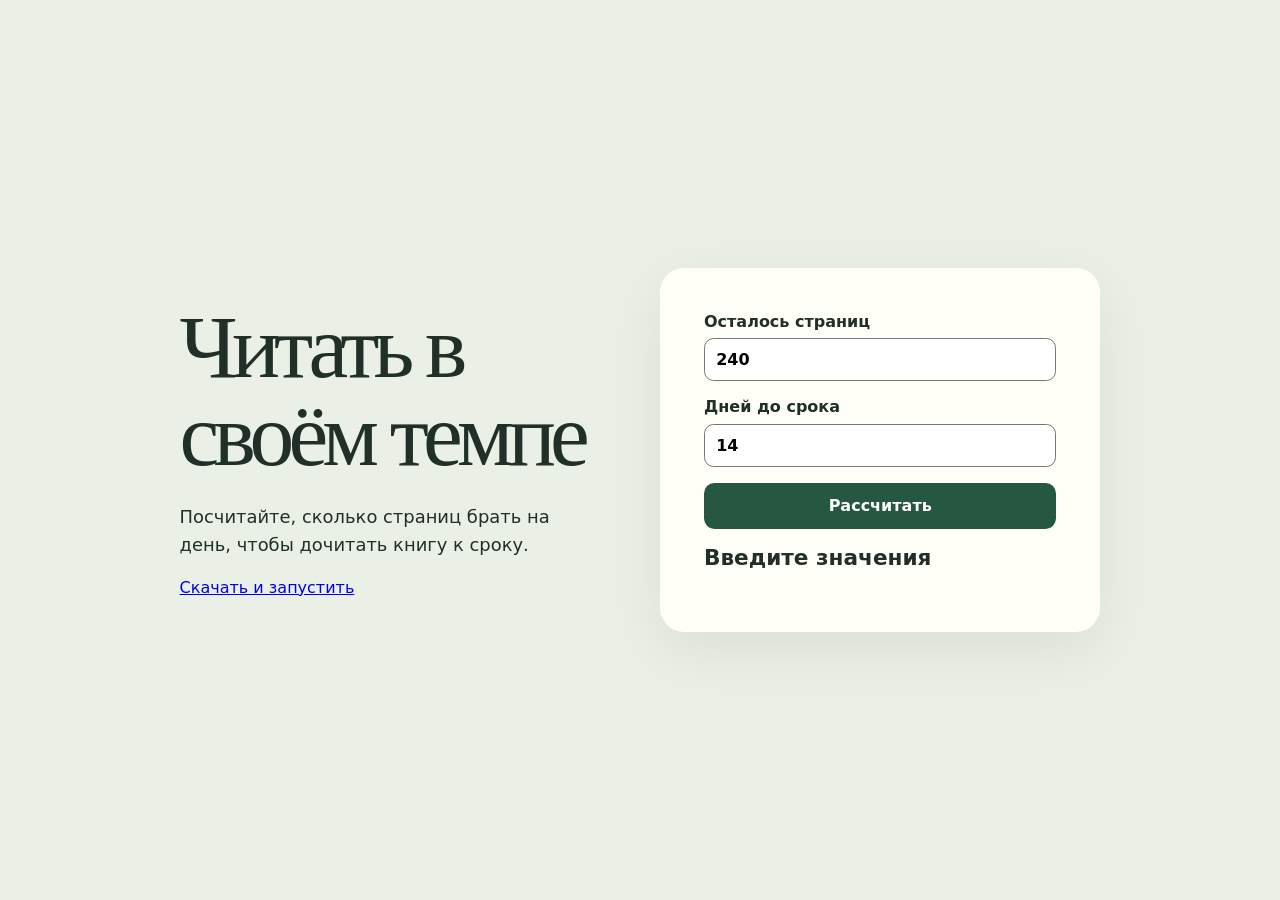
<file: index.html>
<!doctype html>
<html lang="ru">
<head>
<meta charset="utf-8">
<meta name="viewport" content="width=device-width, initial-scale=1">
<title>Читать в своём темпе</title>
<link rel="stylesheet" href="style.css">
<script src="app.js" defer></script>
</head>
<body>
<main>
<section><h1>Читать в своём темпе</h1><p>Посчитайте, сколько страниц брать на день, чтобы дочитать книгу к сроку.</p><a data-install-guide href="https://mainstarkov.github.io/node-reading-pace/start.html">Скачать и запустить</a></section>
<form><label>Осталось страниц<input name="pages" type="number" min="1" max="100000" value="240" required></label><label>Дней до срока<input name="days" type="number" min="1" max="100000" value="14" required></label><button>Рассчитать</button><output aria-live="polite">Введите значения</output></form>
</main>
</body>
</html>
</file>
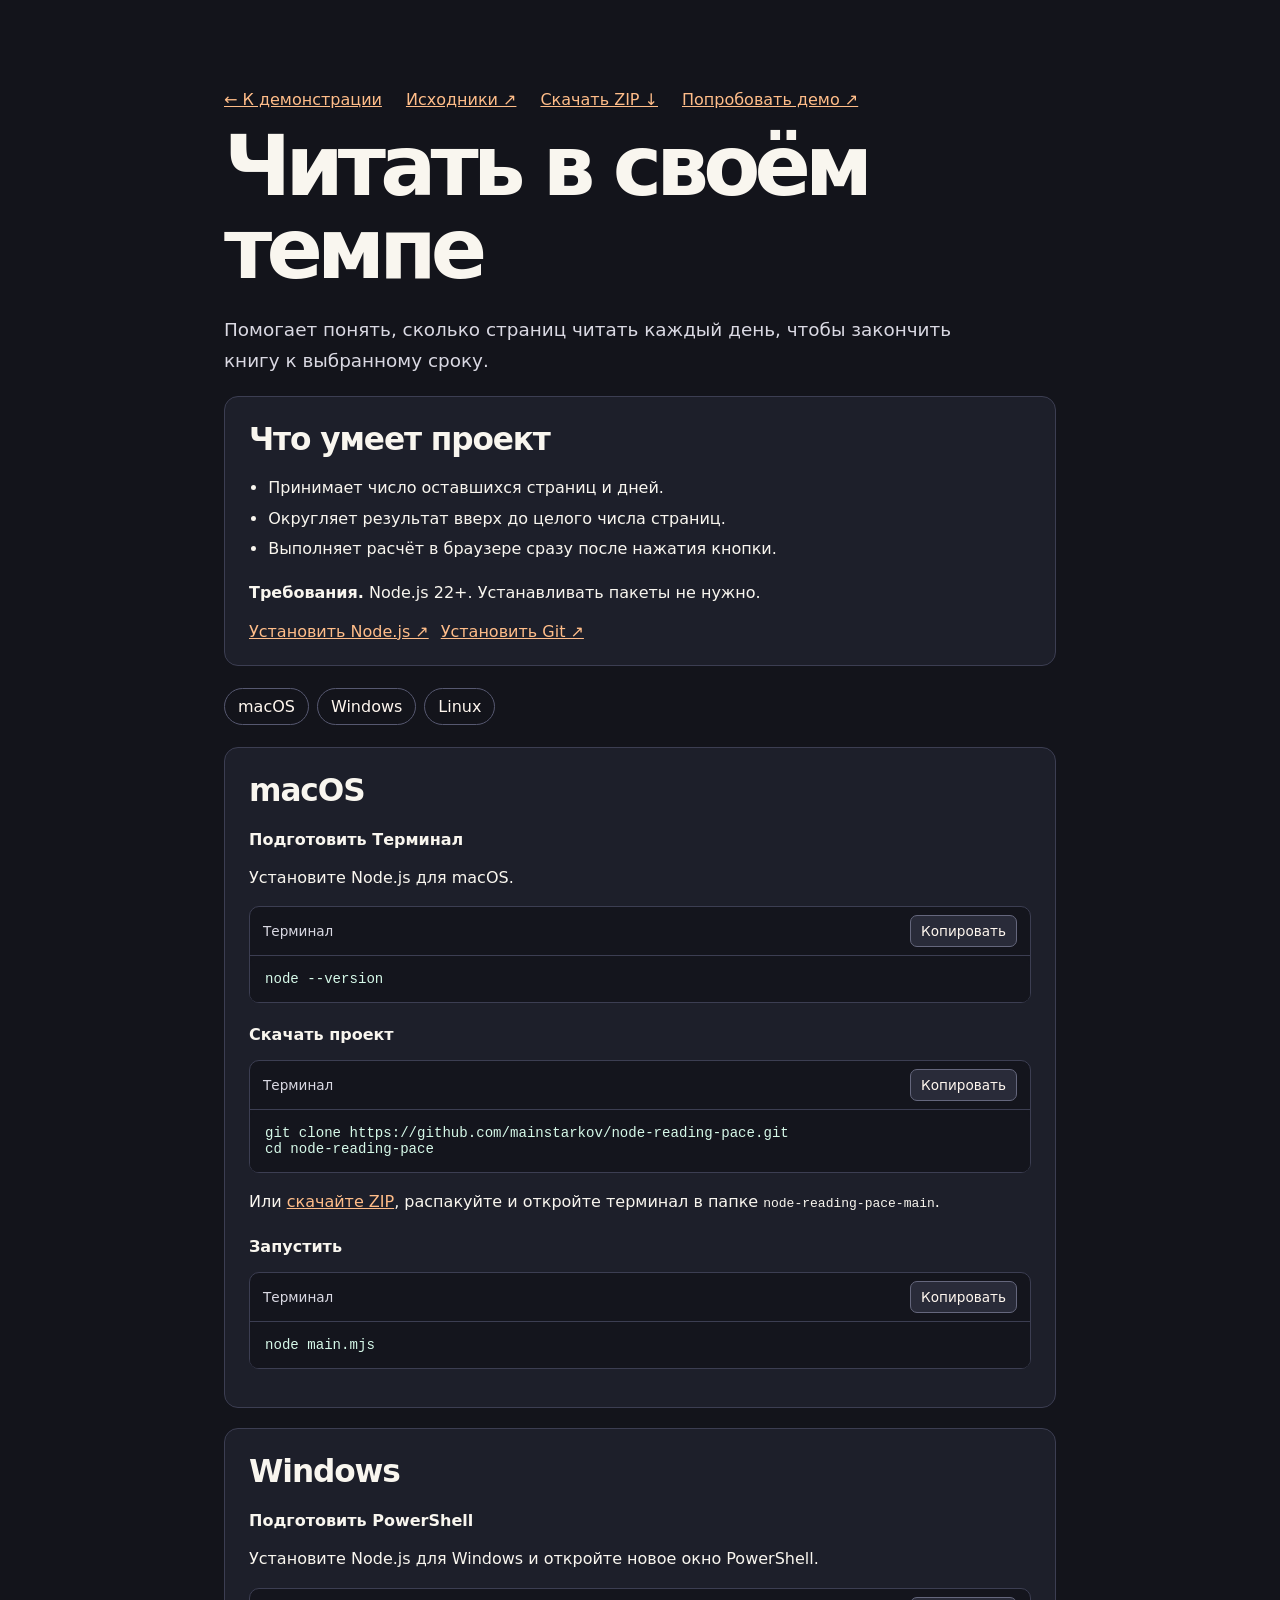
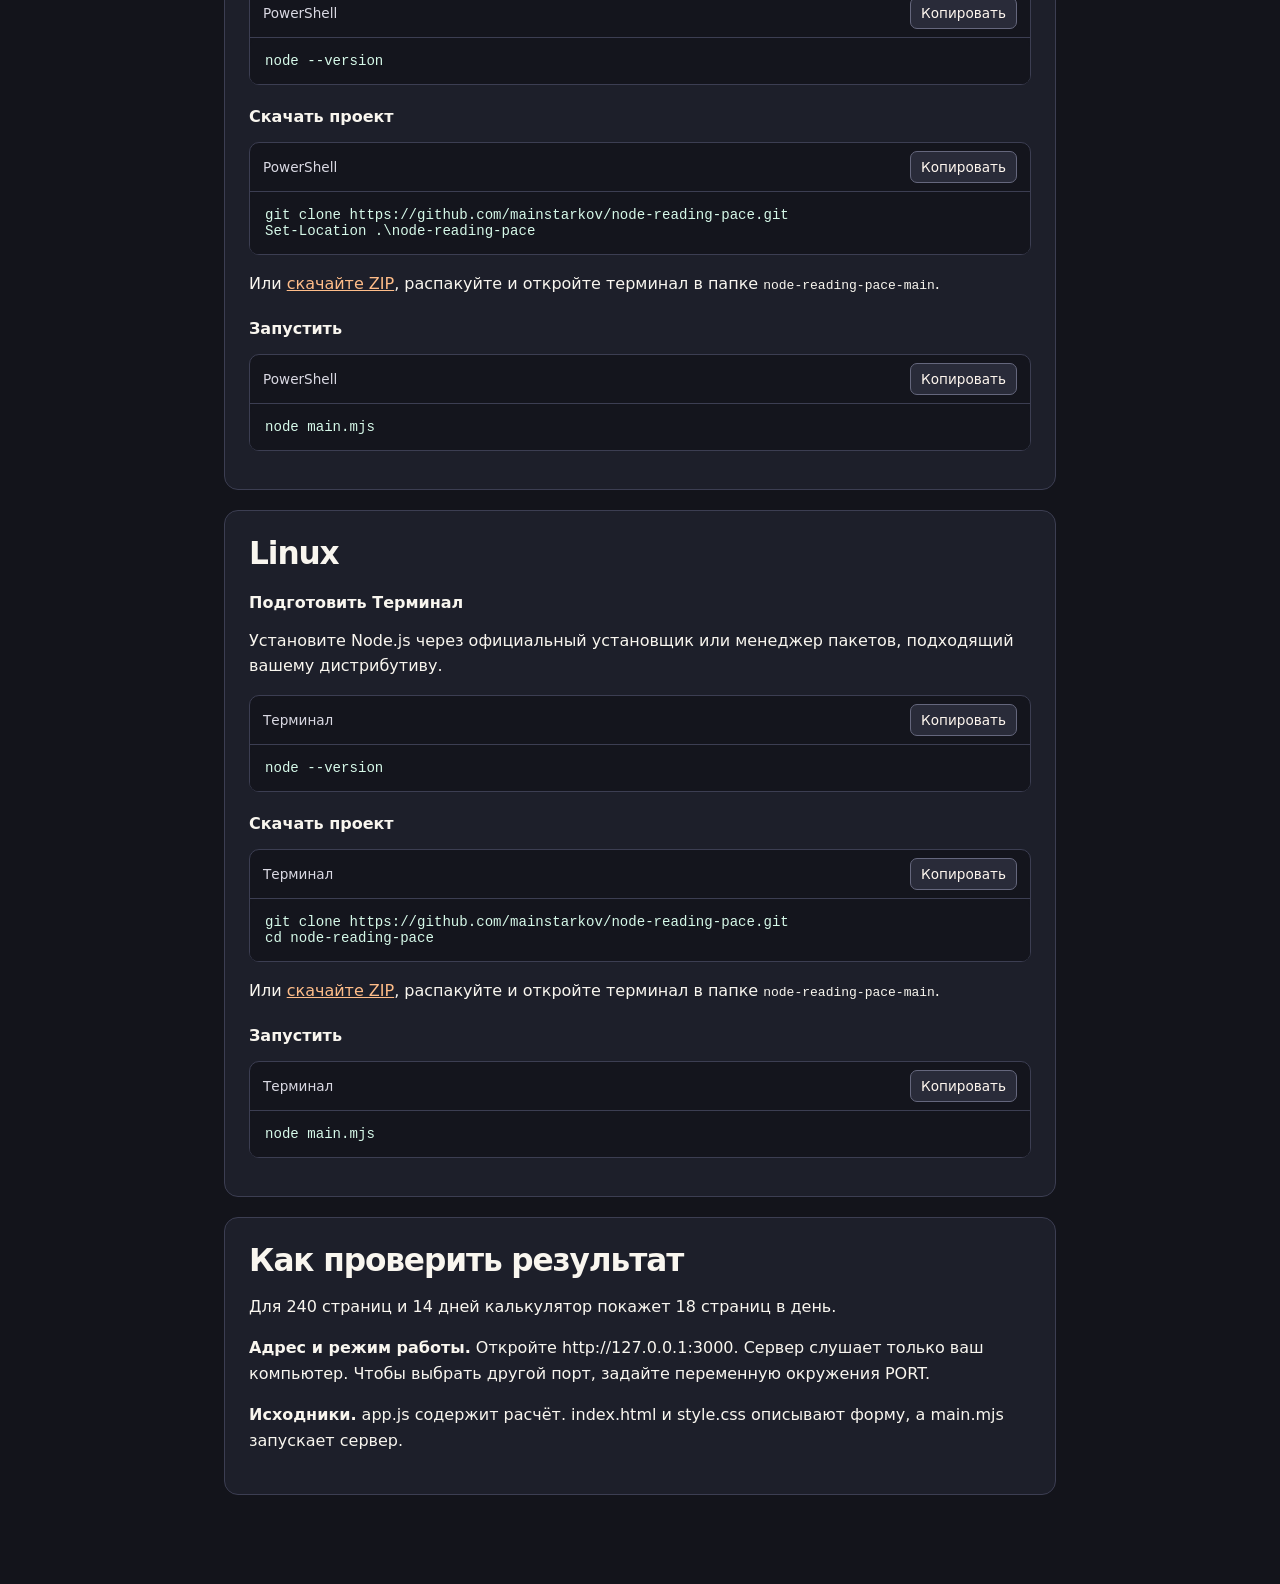
<file: start.html>
<!doctype html>
<html lang="ru">
<head><meta charset="utf-8"><meta name="viewport" content="width=device-width, initial-scale=1">
<title>Читать в своём темпе · Установка и запуск</title><style>
:root{color-scheme:dark;font-family:system-ui,sans-serif;background:#13141b;color:#f9f6ef}
*{box-sizing:border-box}body{margin:0}.wrap{max-width:880px;margin:auto;padding:clamp(28px,8vw,90px) 24px}
h1{font-size:clamp(2.5rem,8vw,5.2rem);line-height:1;letter-spacing:-.07em;overflow-wrap:anywhere;margin:16px 0 24px}
h2{font-size:1.1rem;margin:0}.lead{max-width:63ch;color:#dad9e3;font-size:1.15rem;line-height:1.65}
a{color:#ffbd89}.top{display:flex;gap:24px;flex-wrap:wrap}.box{padding:24px;margin-top:20px;background:#1d1f2a;border:1px solid #3c3e52;border-radius:14px}
pre{background:#14151d;padding:15px;border-radius:8px;white-space:pre-wrap;overflow-wrap:anywhere;color:#d6f9e9}
ul{padding-left:1.2rem;line-height:1.9}.list{display:grid;grid-template-columns:repeat(auto-fit,minmax(min(100%,220px),1fr));gap:10px;padding:0;list-style:none}.list a{display:block;background:#1d1f2a;border:1px solid #3c3e52;padding:10px 14px;border-radius:9px}

html{scroll-behavior:smooth}.os-links{display:flex;gap:8px;flex-wrap:wrap;margin:22px 0}.os-links a{border:1px solid #565870;padding:8px 13px;border-radius:99px;text-decoration:none;color:#fff7ef}.os-links a:hover,.os-links a:focus-visible{border-color:#ffbd89;color:#ffbd89}.box{scroll-margin-top:12px}.box p{line-height:1.6}.box h2{font-size:clamp(1.4rem,4vw,1.95rem);letter-spacing:-.035em}.box h3{margin-top:22px;font-size:1rem}.snippet{background:#14151d;border:1px solid #3c3e52;border-radius:10px;margin:14px 0}.snippet-head{padding:8px 13px;display:flex;align-items:center;justify-content:space-between;gap:10px;border-bottom:1px solid #3c3e52;color:#dad9e3;font-size:.82rem}.snippet-head button{cursor:pointer;background:#292b39;color:#fff7ef;padding:6px 9px;border:1px solid #565870;border-radius:6px;font:inherit}.snippet-head button:focus-visible{outline:2px solid #ffbd89;outline-offset:2px}.snippet pre{margin:0;font-size:.88rem}.note{color:#dad9e3}.status-copy:empty{display:none}.status-copy{position:sticky;bottom:14px;width:max-content;max-width:100%;background:#222533;border:1px solid #6b6d86;border-radius:8px;padding:8px 12px}.tag{font-family:ui-monospace,monospace;color:#9ee4c5}.zip{white-space:nowrap}@media(prefers-reduced-motion:reduce){html{scroll-behavior:auto}}

.guide-code{background:#14151d;border:1px solid #3c3e52;border-radius:10px;margin:14px 0}.code-head{display:flex;align-items:center;justify-content:space-between;gap:10px;border-bottom:1px solid #3c3e52;padding:8px 13px;color:#dad9e3;font-size:.85rem}.code-head button{font:inherit;border:1px solid #65677d;background:#292b39;color:#fff7ef;border-radius:7px;padding:7px 10px;cursor:pointer}.guide-code pre{margin:0;font-size:.88rem}.box p{overflow-wrap:anywhere}.tool-links{display:flex;gap:12px;flex-wrap:wrap}.status-copy{z-index:2}</style></head>
<body><main class="wrap">
<nav class="top" aria-label="Проект"><a href="https://mainstarkov.github.io/node-reading-pace/">← К демонстрации</a><a href="https://github.com/mainstarkov/node-reading-pace">Исходники ↗</a><a href="https://github.com/mainstarkov/node-reading-pace/archive/refs/heads/main.zip">Скачать ZIP ↓</a> <a href="https://mainstarkov.github.io/node-reading-pace/">Попробовать демо ↗</a></nav>
<h1>Читать в своём темпе</h1>
<p class="lead">Помогает понять, сколько страниц читать каждый день, чтобы закончить книгу к выбранному сроку.</p>
<section class="box" aria-label="Описание проекта"><h2>Что умеет проект</h2><ul><li>Принимает число оставшихся страниц и дней.</li><li>Округляет результат вверх до целого числа страниц.</li><li>Выполняет расчёт в браузере сразу после нажатия кнопки.</li></ul>
<p><strong>Требования.</strong> Node.js 22+. Устанавливать пакеты не нужно.</p>
<div class="tool-links"><a href="https://nodejs.org/en/download">Установить Node.js ↗</a><a href="https://git-scm.com/install/">Установить Git ↗</a></div>
</section>
<nav class="os-links" aria-label="Операционная система"><a href="#macos">macOS</a><a href="#windows">Windows</a><a href="#linux">Linux</a></nav>
<section class="box" id="macos">
<h2>macOS</h2>
<h3>Подготовить Терминал</h3><p>Установите Node.js для macOS.</p><div class="guide-code"><div class="code-head"><span>Терминал</span></div><pre><code>node --version</code></pre></div>
<h3>Скачать проект</h3><div class="guide-code"><div class="code-head"><span>Терминал</span></div><pre><code>git clone https://github.com/mainstarkov/node-reading-pace.git
cd node-reading-pace</code></pre></div>
<p>Или <a href="https://github.com/mainstarkov/node-reading-pace/archive/refs/heads/main.zip">скачайте ZIP</a>, распакуйте и откройте терминал в папке <code>node-reading-pace-main</code>.</p>
<h3>Запустить</h3><div class="guide-code"><div class="code-head"><span>Терминал</span></div><pre><code>node main.mjs</code></pre></div>

</section><section class="box" id="windows">
<h2>Windows</h2>
<h3>Подготовить PowerShell</h3><p>Установите Node.js для Windows и откройте новое окно PowerShell.</p><div class="guide-code"><div class="code-head"><span>PowerShell</span></div><pre><code>node --version</code></pre></div>
<h3>Скачать проект</h3><div class="guide-code"><div class="code-head"><span>PowerShell</span></div><pre><code>git clone https://github.com/mainstarkov/node-reading-pace.git
Set-Location .\node-reading-pace</code></pre></div>
<p>Или <a href="https://github.com/mainstarkov/node-reading-pace/archive/refs/heads/main.zip">скачайте ZIP</a>, распакуйте и откройте терминал в папке <code>node-reading-pace-main</code>.</p>
<h3>Запустить</h3><div class="guide-code"><div class="code-head"><span>PowerShell</span></div><pre><code>node main.mjs</code></pre></div>

</section><section class="box" id="linux">
<h2>Linux</h2>
<h3>Подготовить Терминал</h3><p>Установите Node.js через официальный установщик или менеджер пакетов, подходящий вашему дистрибутиву.</p><div class="guide-code"><div class="code-head"><span>Терминал</span></div><pre><code>node --version</code></pre></div>
<h3>Скачать проект</h3><div class="guide-code"><div class="code-head"><span>Терминал</span></div><pre><code>git clone https://github.com/mainstarkov/node-reading-pace.git
cd node-reading-pace</code></pre></div>
<p>Или <a href="https://github.com/mainstarkov/node-reading-pace/archive/refs/heads/main.zip">скачайте ZIP</a>, распакуйте и откройте терминал в папке <code>node-reading-pace-main</code>.</p>
<h3>Запустить</h3><div class="guide-code"><div class="code-head"><span>Терминал</span></div><pre><code>node main.mjs</code></pre></div>

</section>
<section class="box"><h2>Как проверить результат</h2><p>Для 240 страниц и 14 дней калькулятор покажет 18 страниц в день.</p>
<p><strong>Адрес и режим работы.</strong> Откройте http://127.0.0.1:3000. Сервер слушает только ваш компьютер. Чтобы выбрать другой порт, задайте переменную окружения PORT.</p>
<p><strong>Исходники.</strong> app.js содержит расчёт. index.html и style.css описывают форму, а main.mjs запускает сервер.</p>
</section><p class="status-copy" id="copy-status" role="status"></p>
</main><script>
const guideStatus = document.querySelector("#copy-status");
if (navigator.clipboard) {
  let hide;
  for (const block of document.querySelectorAll(".guide-code")) {
    const button = document.createElement("button");
    button.type = "button";
    button.textContent = "Копировать";
    button.addEventListener("click", async () => {
      try {
        await navigator.clipboard.writeText(block.querySelector("code").textContent);
        guideStatus.textContent = "Команды скопированы.";
      } catch {
        guideStatus.textContent = "Выделите и скопируйте команды вручную.";
      }
      clearTimeout(hide);
      hide = setTimeout(() => { guideStatus.textContent = ""; }, 2200);
    });
    block.querySelector(".code-head").append(button);
  }
}
</script></body></html>
</file>
<file: style.css>
:root { color-scheme: light; font-family: system-ui, sans-serif; background: #eaf0e6; color: #202f28; }
* { box-sizing: border-box; }
body { margin: 0; }
main { width: min(1100px, 100%); margin: auto; padding: clamp(24px, 7vw, 96px); display: grid; gap: 2.5rem; grid-template-columns: repeat(auto-fit, minmax(min(100%, 290px), 1fr)); align-items: center; min-height: 100svh; }
h1 { font-family: Georgia, serif; font-weight: normal; font-size: clamp(3rem, 7vw, 6rem); letter-spacing: -.065em; line-height: .98; margin: 0 0 1.5rem; }
p { line-height: 1.6; font-size: 1.12rem; max-width: 34ch; }
form { display: grid; gap: 1rem; padding: clamp(20px, 4vw, 44px); background: #fffef7; border-radius: 1.5rem; box-shadow: 0 18px 60px #19151312; }
label { display: grid; gap: .45rem; font-weight: 650; }
input { width: 100%; border-radius: .6rem; border: 1px solid #777; padding: .7rem; font: inherit; }
button { border: 0; padding: .85rem; background: #265741; color: white; border-radius: .65rem; font: inherit; font-weight: 700; cursor: pointer; }
output { display: block; font-size: 1.35rem; font-weight: 750; min-height: 2em; }
</file>
